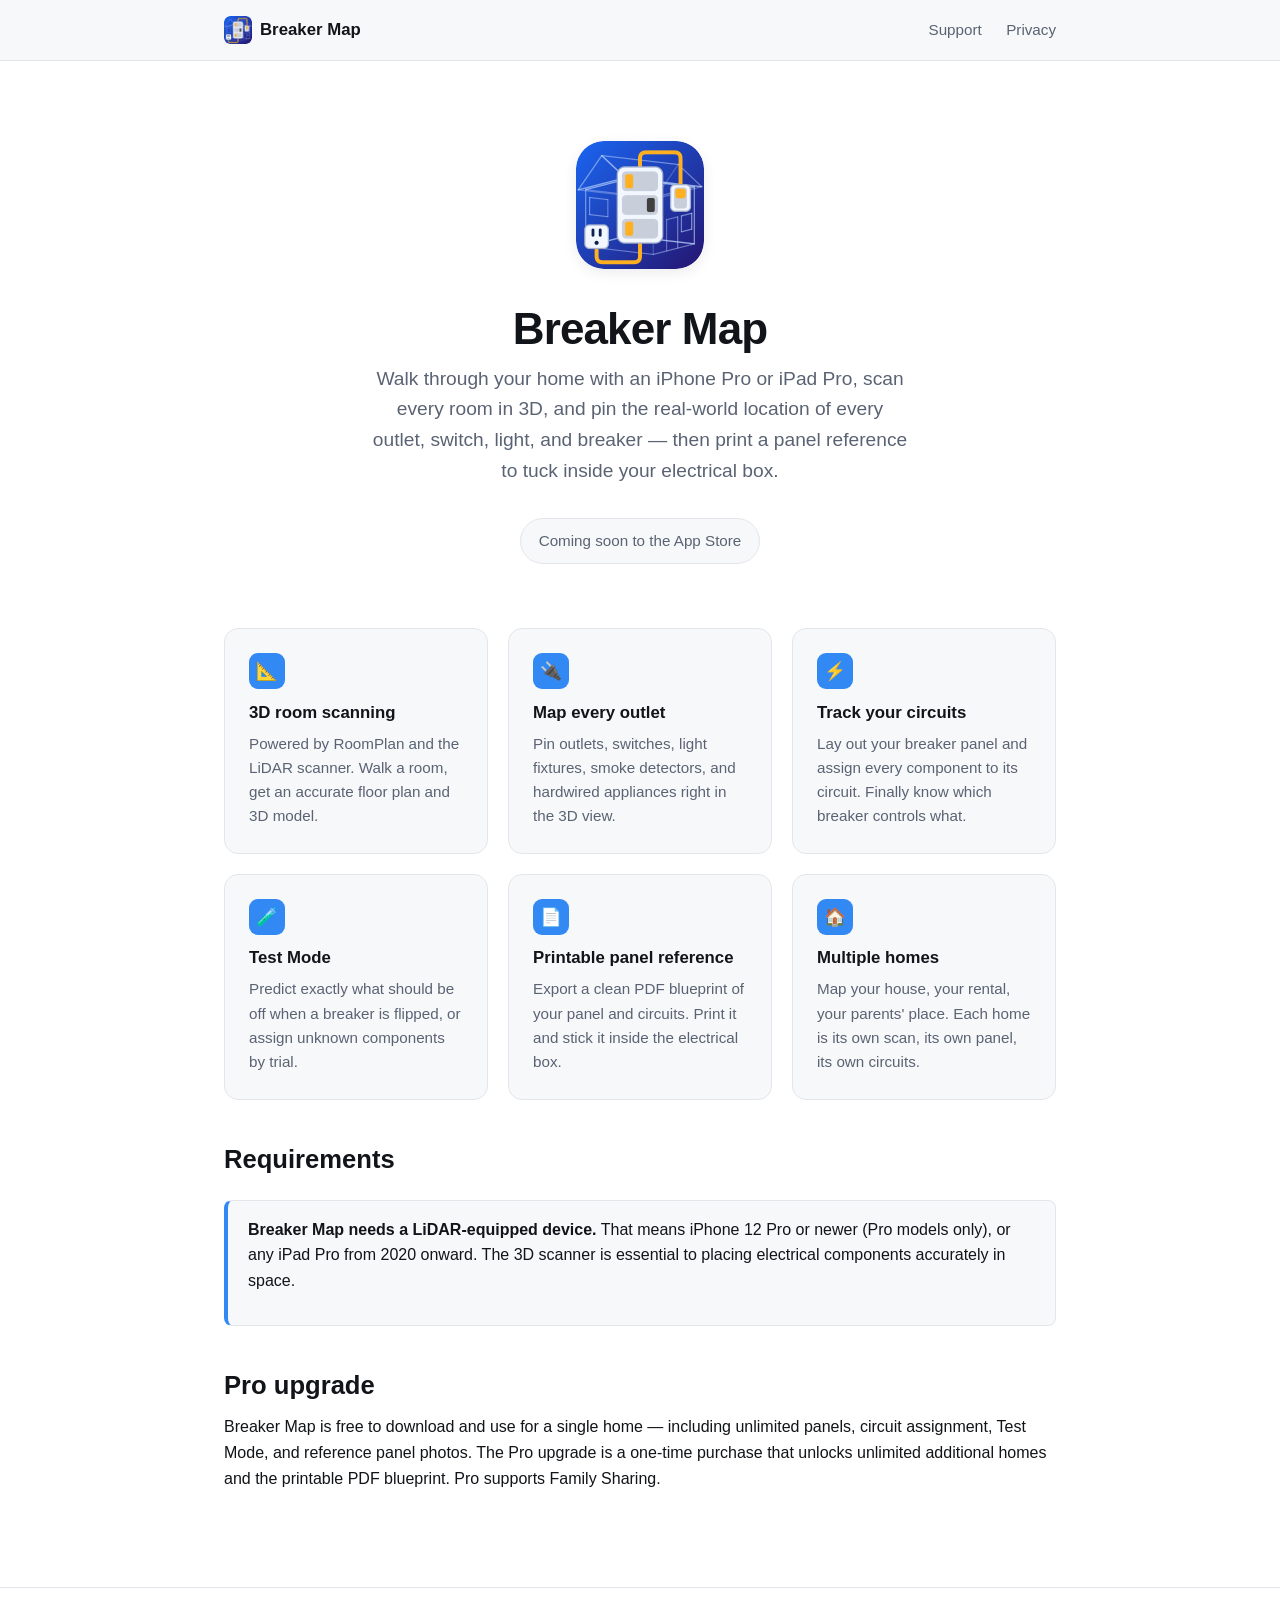
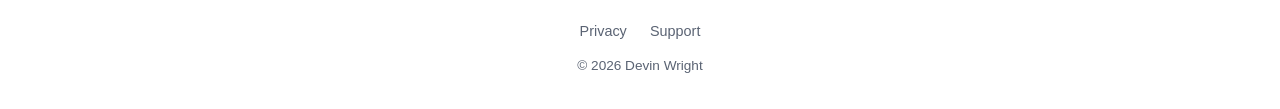
<file: index.html>
<!DOCTYPE html>
<html lang="en">
<head>
    <meta charset="UTF-8">
    <meta name="viewport" content="width=device-width, initial-scale=1.0">
    <meta name="description" content="Breaker Map turns your iPhone or iPad into a 3D electrical map of your home. Scan rooms, pin outlets and switches, and print a panel reference for your breaker box.">
    <meta property="og:title" content="Breaker Map">
    <meta property="og:description" content="3D-scan your home and map every outlet, switch, light, and breaker.">
    <meta property="og:image" content="assets/icon-light.png">
    <title>Breaker Map — Map your home's electrical, in 3D</title>
    <link rel="stylesheet" href="style.css">
    <link rel="icon" type="image/png" href="assets/icon-light.png">
</head>
<body>
    <header>
        <nav>
            <a href="index.html" class="brand">
                <img src="assets/icon-light.png" alt="Breaker Map icon">
                Breaker Map
            </a>
            <div class="links">
                <a href="support.html">Support</a>
                <a href="privacy.html">Privacy</a>
            </div>
        </nav>
    </header>

    <main class="wide">
        <section class="hero">
            <img class="app-icon" src="assets/icon-light.png" alt="Breaker Map app icon">
            <h1>Breaker Map</h1>
            <p class="tagline">Walk through your home with an iPhone Pro or iPad Pro, scan every room in 3D, and pin the real-world location of every outlet, switch, light, and breaker — then print a panel reference to tuck inside your electrical box.</p>
            <div class="badges">
                <span class="cta-note">Coming soon to the App Store</span>
            </div>
        </section>

        <section class="features">
            <div class="feature">
                <span class="icon">📐</span>
                <h3>3D room scanning</h3>
                <p>Powered by RoomPlan and the LiDAR scanner. Walk a room, get an accurate floor plan and 3D model.</p>
            </div>

            <div class="feature">
                <span class="icon">🔌</span>
                <h3>Map every outlet</h3>
                <p>Pin outlets, switches, light fixtures, smoke detectors, and hardwired appliances right in the 3D view.</p>
            </div>

            <div class="feature">
                <span class="icon">⚡</span>
                <h3>Track your circuits</h3>
                <p>Lay out your breaker panel and assign every component to its circuit. Finally know which breaker controls what.</p>
            </div>

            <div class="feature">
                <span class="icon">🧪</span>
                <h3>Test Mode</h3>
                <p>Predict exactly what should be off when a breaker is flipped, or assign unknown components by trial.</p>
            </div>

            <div class="feature">
                <span class="icon">📄</span>
                <h3>Printable panel reference</h3>
                <p>Export a clean PDF blueprint of your panel and circuits. Print it and stick it inside the electrical box.</p>
            </div>

            <div class="feature">
                <span class="icon">🏠</span>
                <h3>Multiple homes</h3>
                <p>Map your house, your rental, your parents' place. Each home is its own scan, its own panel, its own circuits.</p>
            </div>
        </section>

        <section>
            <h2>Requirements</h2>
            <div class="callout">
                <p><strong>Breaker Map needs a LiDAR-equipped device.</strong> That means iPhone 12 Pro or newer (Pro models only), or any iPad Pro from 2020 onward. The 3D scanner is essential to placing electrical components accurately in space.</p>
            </div>
        </section>

        <section>
            <h2>Pro upgrade</h2>
            <p>Breaker Map is free to download and use for a single home — including unlimited panels, circuit assignment, Test Mode, and reference panel photos. The Pro upgrade is a one-time purchase that unlocks unlimited additional homes and the printable PDF blueprint. Pro supports Family Sharing.</p>
        </section>
    </main>

    <footer>
        <div class="footer-inner">
            <div>
                <a href="privacy.html">Privacy</a>
                <a href="support.html">Support</a>
            </div>
            <div class="copyright">&copy; 2026 Devin Wright</div>
        </div>
    </footer>
</body>
</html>
</file>
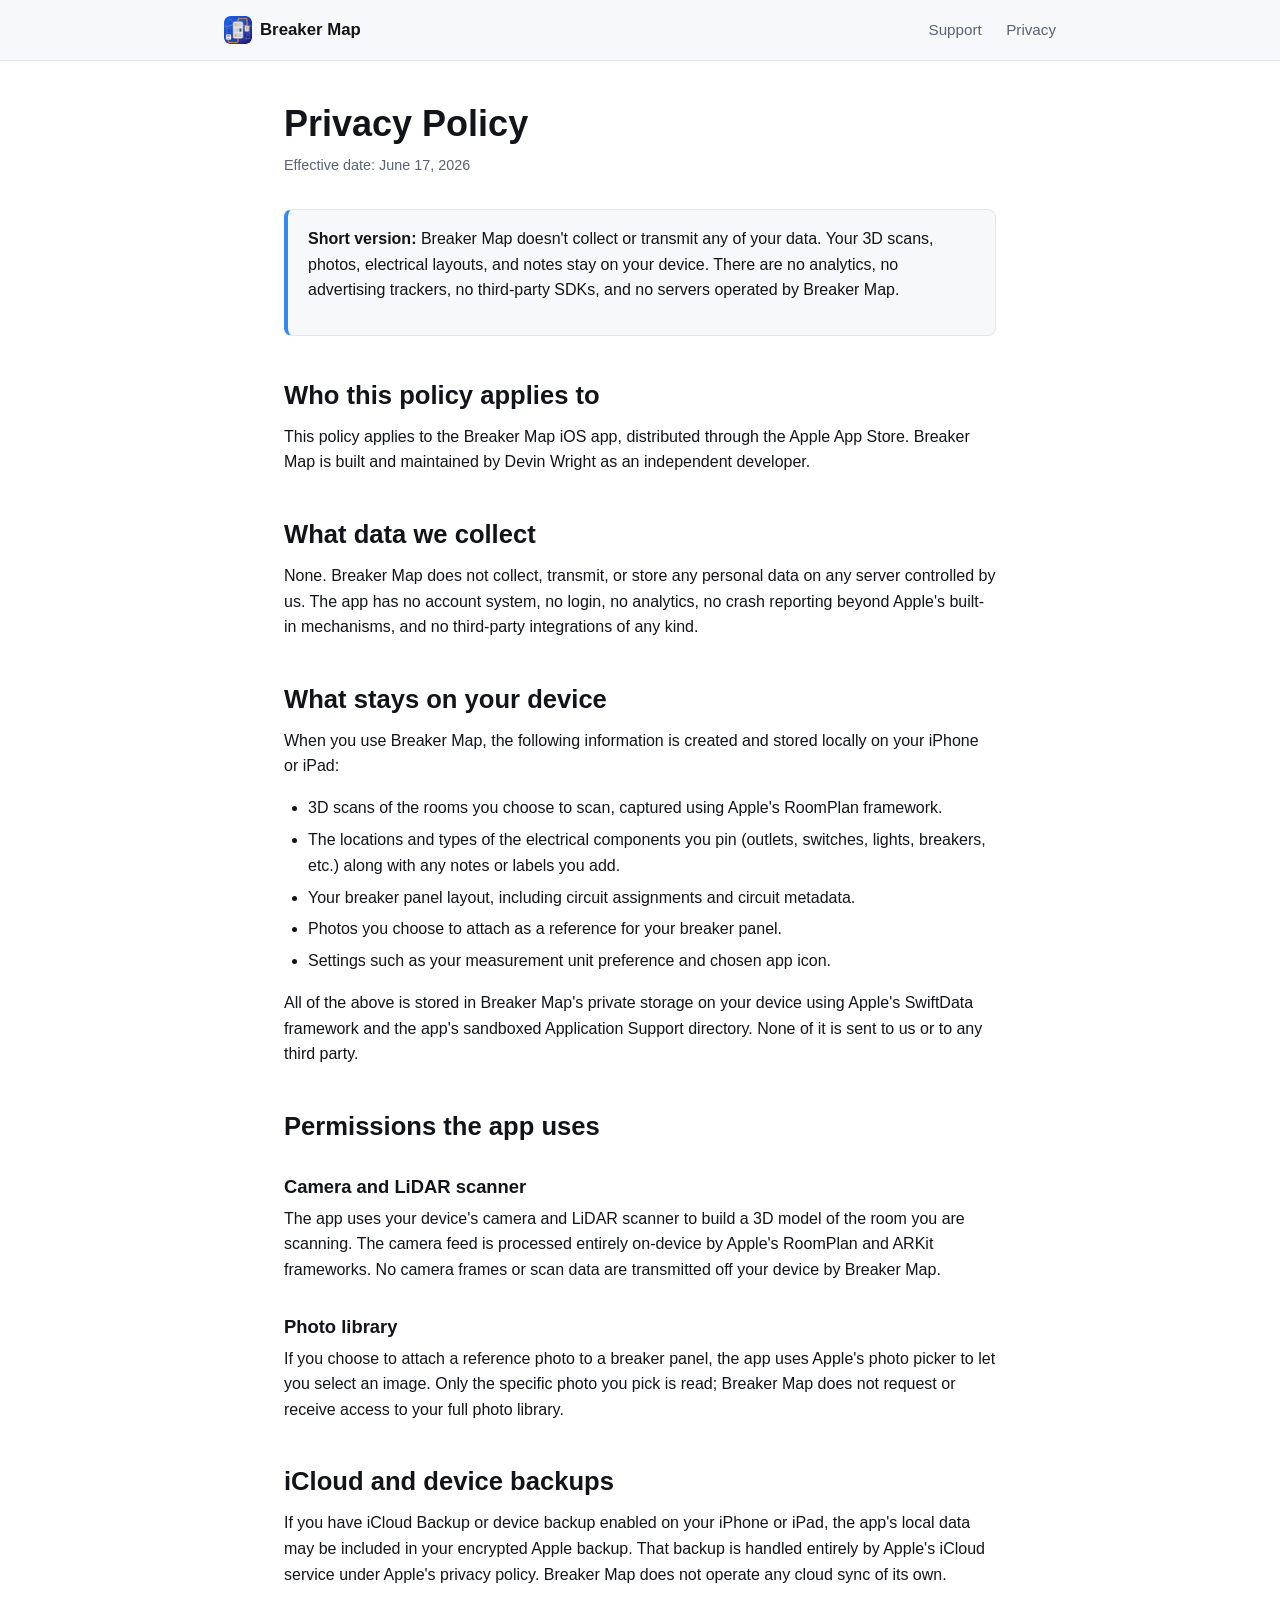
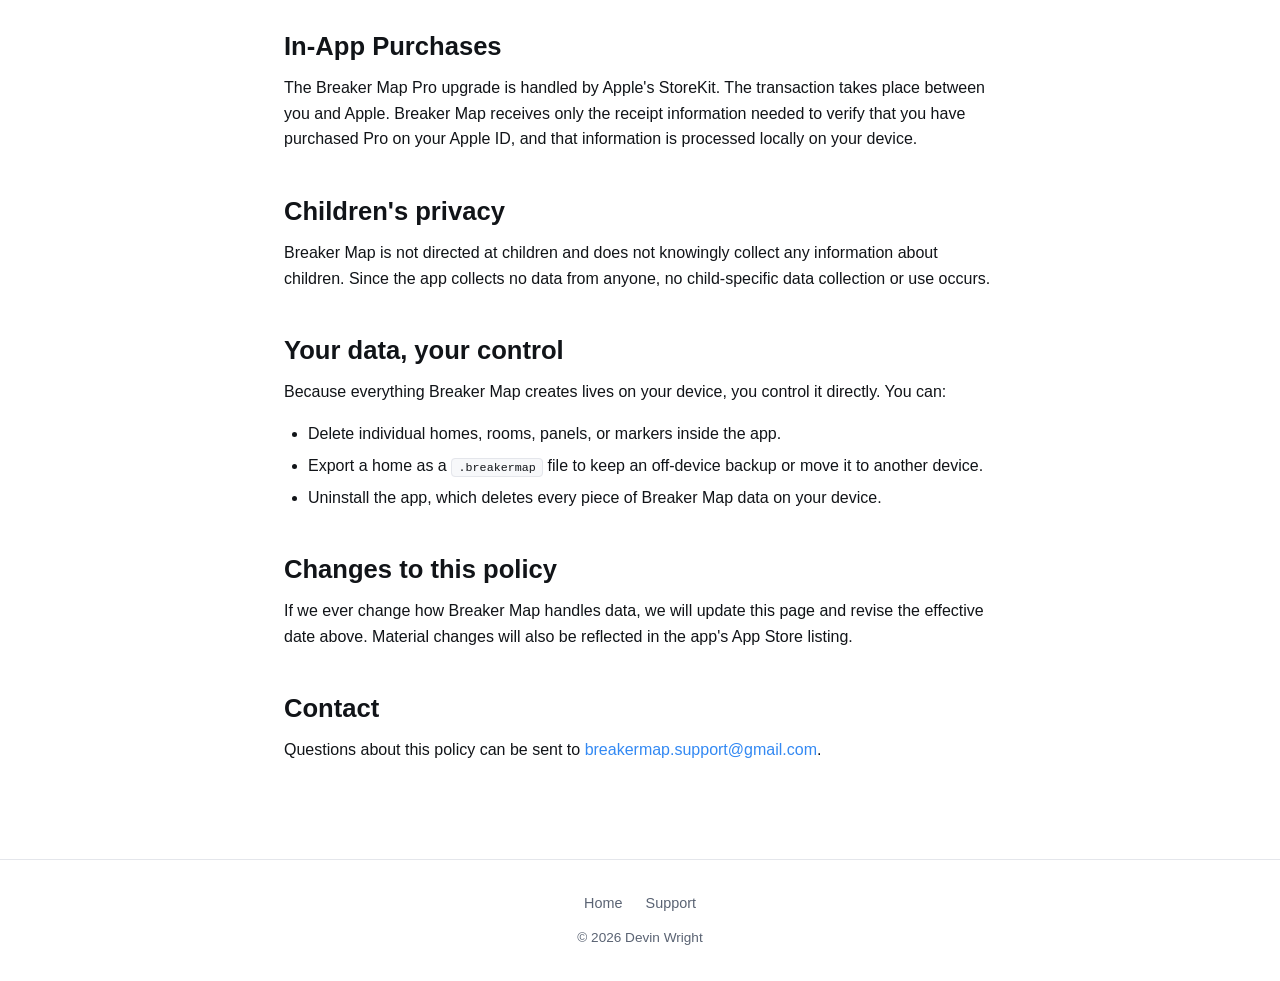
<file: privacy.html>
<!DOCTYPE html>
<html lang="en">
<head>
    <meta charset="UTF-8">
    <meta name="viewport" content="width=device-width, initial-scale=1.0">
    <meta name="description" content="Privacy Policy for the Breaker Map iOS app. We don't collect or transmit your data — everything stays on your device.">
    <title>Privacy Policy — Breaker Map</title>
    <link rel="stylesheet" href="style.css">
    <link rel="icon" type="image/png" href="assets/icon-light.png">
</head>
<body>
    <header>
        <nav>
            <a href="index.html" class="brand">
                <img src="assets/icon-light.png" alt="Breaker Map icon">
                Breaker Map
            </a>
            <div class="links">
                <a href="support.html">Support</a>
                <a href="privacy.html">Privacy</a>
            </div>
        </nav>
    </header>

    <main>
        <h1>Privacy Policy</h1>
        <p class="meta">Effective date: June 17, 2026</p>

        <div class="callout">
            <p><strong>Short version:</strong> Breaker Map doesn't collect or transmit any of your data. Your 3D scans, photos, electrical layouts, and notes stay on your device. There are no analytics, no advertising trackers, no third-party SDKs, and no servers operated by Breaker Map.</p>
        </div>

        <h2>Who this policy applies to</h2>
        <p>This policy applies to the Breaker Map iOS app, distributed through the Apple App Store. Breaker Map is built and maintained by Devin Wright as an independent developer.</p>

        <h2>What data we collect</h2>
        <p>None. Breaker Map does not collect, transmit, or store any personal data on any server controlled by us. The app has no account system, no login, no analytics, no crash reporting beyond Apple's built-in mechanisms, and no third-party integrations of any kind.</p>

        <h2>What stays on your device</h2>
        <p>When you use Breaker Map, the following information is created and stored locally on your iPhone or iPad:</p>
        <ul>
            <li>3D scans of the rooms you choose to scan, captured using Apple's RoomPlan framework.</li>
            <li>The locations and types of the electrical components you pin (outlets, switches, lights, breakers, etc.) along with any notes or labels you add.</li>
            <li>Your breaker panel layout, including circuit assignments and circuit metadata.</li>
            <li>Photos you choose to attach as a reference for your breaker panel.</li>
            <li>Settings such as your measurement unit preference and chosen app icon.</li>
        </ul>
        <p>All of the above is stored in Breaker Map's private storage on your device using Apple's SwiftData framework and the app's sandboxed Application Support directory. None of it is sent to us or to any third party.</p>

        <h2>Permissions the app uses</h2>
        <h3>Camera and LiDAR scanner</h3>
        <p>The app uses your device's camera and LiDAR scanner to build a 3D model of the room you are scanning. The camera feed is processed entirely on-device by Apple's RoomPlan and ARKit frameworks. No camera frames or scan data are transmitted off your device by Breaker Map.</p>

        <h3>Photo library</h3>
        <p>If you choose to attach a reference photo to a breaker panel, the app uses Apple's photo picker to let you select an image. Only the specific photo you pick is read; Breaker Map does not request or receive access to your full photo library.</p>

        <h2>iCloud and device backups</h2>
        <p>If you have iCloud Backup or device backup enabled on your iPhone or iPad, the app's local data may be included in your encrypted Apple backup. That backup is handled entirely by Apple's iCloud service under Apple's privacy policy. Breaker Map does not operate any cloud sync of its own.</p>

        <h2>In-App Purchases</h2>
        <p>The Breaker Map Pro upgrade is handled by Apple's StoreKit. The transaction takes place between you and Apple. Breaker Map receives only the receipt information needed to verify that you have purchased Pro on your Apple ID, and that information is processed locally on your device.</p>

        <h2>Children's privacy</h2>
        <p>Breaker Map is not directed at children and does not knowingly collect any information about children. Since the app collects no data from anyone, no child-specific data collection or use occurs.</p>

        <h2>Your data, your control</h2>
        <p>Because everything Breaker Map creates lives on your device, you control it directly. You can:</p>
        <ul>
            <li>Delete individual homes, rooms, panels, or markers inside the app.</li>
            <li>Export a home as a <code>.breakermap</code> file to keep an off-device backup or move it to another device.</li>
            <li>Uninstall the app, which deletes every piece of Breaker Map data on your device.</li>
        </ul>

        <h2>Changes to this policy</h2>
        <p>If we ever change how Breaker Map handles data, we will update this page and revise the effective date above. Material changes will also be reflected in the app's App Store listing.</p>

        <h2>Contact</h2>
        <p>Questions about this policy can be sent to <a href="mailto:breakermap.support@gmail.com">breakermap.support@gmail.com</a>.</p>
    </main>

    <footer>
        <div class="footer-inner">
            <div>
                <a href="index.html">Home</a>
                <a href="support.html">Support</a>
            </div>
            <div class="copyright">&copy; 2026 Devin Wright</div>
        </div>
    </footer>
</body>
</html>
</file>
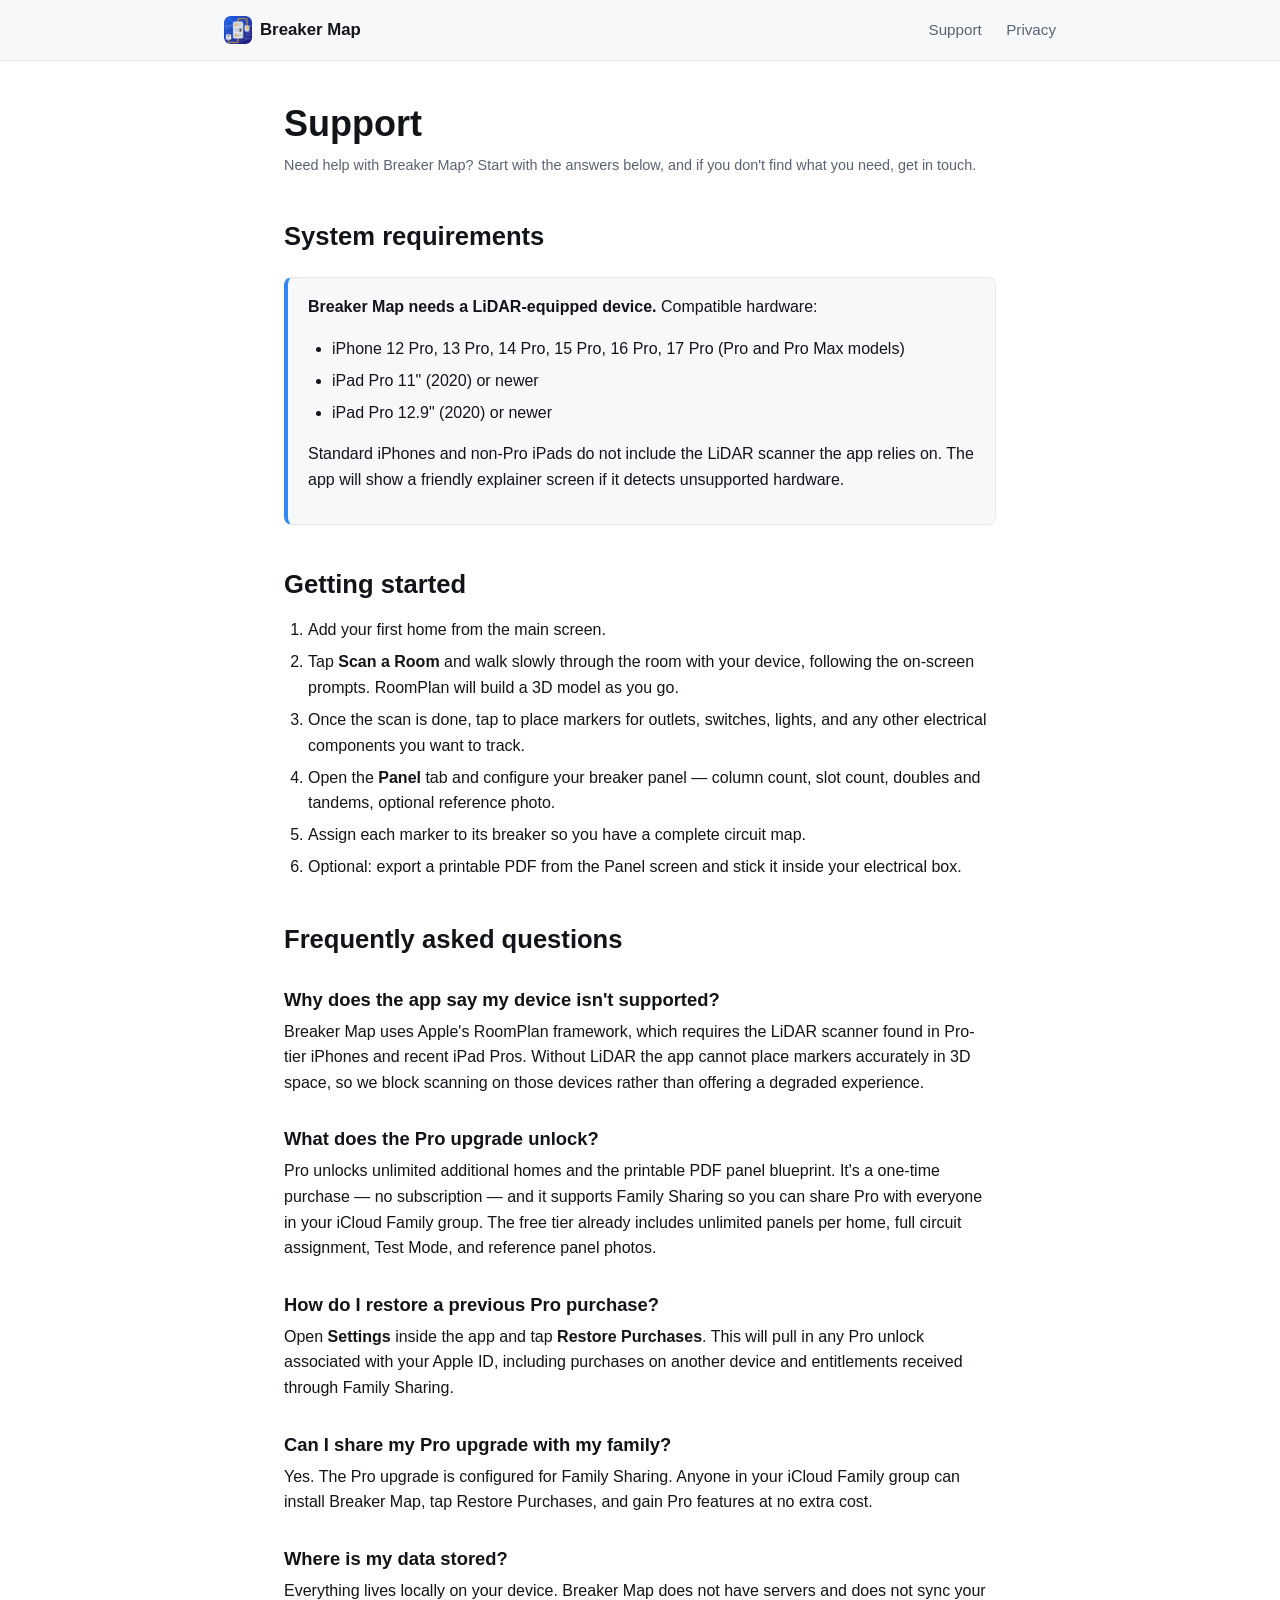
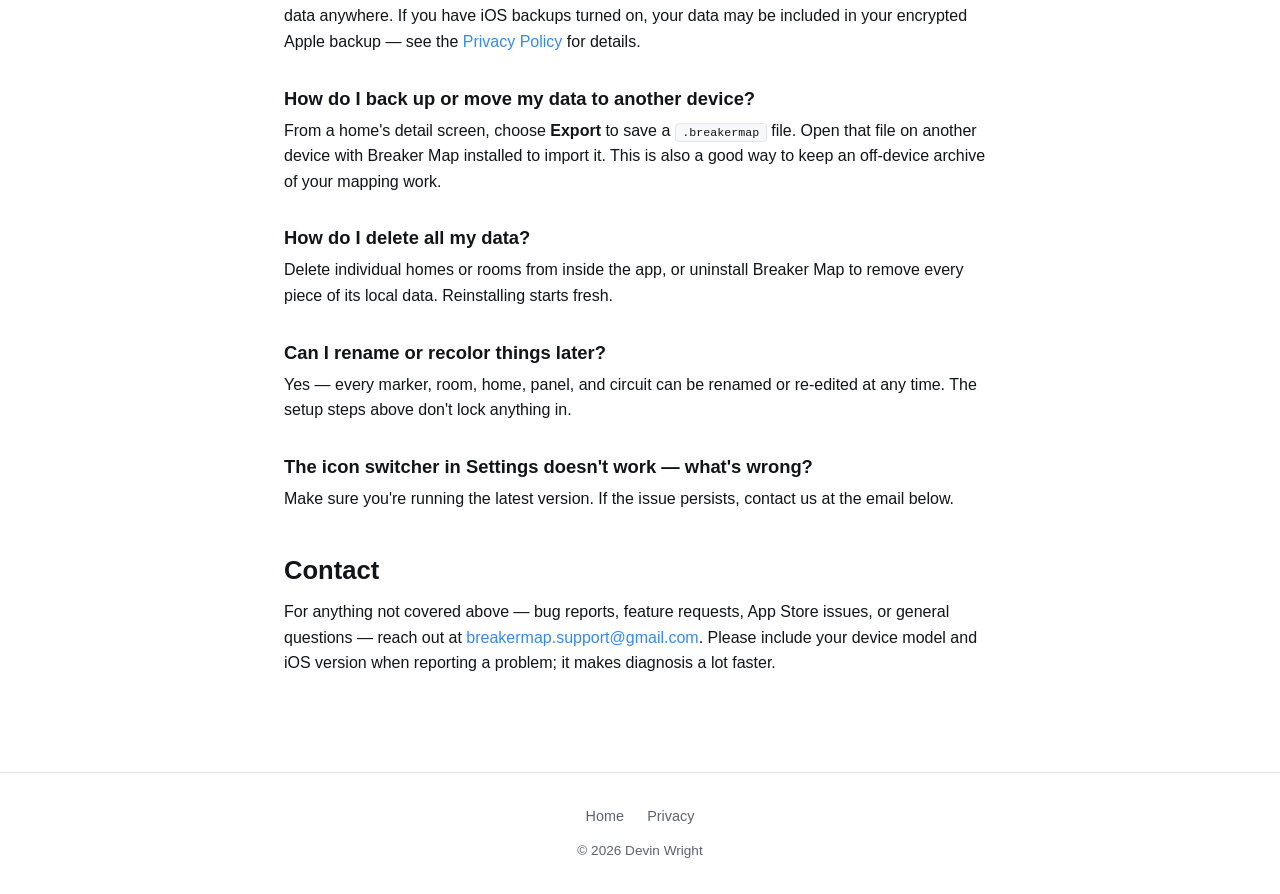
<file: support.html>
<!DOCTYPE html>
<html lang="en">
<head>
    <meta charset="UTF-8">
    <meta name="viewport" content="width=device-width, initial-scale=1.0">
    <meta name="description" content="Support and FAQs for the Breaker Map iOS app. Requirements, getting started, In-App Purchases, restore, and how to contact us.">
    <title>Support — Breaker Map</title>
    <link rel="stylesheet" href="style.css">
    <link rel="icon" type="image/png" href="assets/icon-light.png">
</head>
<body>
    <header>
        <nav>
            <a href="index.html" class="brand">
                <img src="assets/icon-light.png" alt="Breaker Map icon">
                Breaker Map
            </a>
            <div class="links">
                <a href="support.html">Support</a>
                <a href="privacy.html">Privacy</a>
            </div>
        </nav>
    </header>

    <main>
        <h1>Support</h1>
        <p class="meta">Need help with Breaker Map? Start with the answers below, and if you don't find what you need, get in touch.</p>

        <h2>System requirements</h2>
        <div class="callout">
            <p><strong>Breaker Map needs a LiDAR-equipped device.</strong> Compatible hardware:</p>
            <ul>
                <li>iPhone 12 Pro, 13 Pro, 14 Pro, 15 Pro, 16 Pro, 17 Pro (Pro and Pro Max models)</li>
                <li>iPad Pro 11" (2020) or newer</li>
                <li>iPad Pro 12.9" (2020) or newer</li>
            </ul>
            <p>Standard iPhones and non-Pro iPads do not include the LiDAR scanner the app relies on. The app will show a friendly explainer screen if it detects unsupported hardware.</p>
        </div>

        <h2>Getting started</h2>
        <ol>
            <li>Add your first home from the main screen.</li>
            <li>Tap <strong>Scan a Room</strong> and walk slowly through the room with your device, following the on-screen prompts. RoomPlan will build a 3D model as you go.</li>
            <li>Once the scan is done, tap to place markers for outlets, switches, lights, and any other electrical components you want to track.</li>
            <li>Open the <strong>Panel</strong> tab and configure your breaker panel — column count, slot count, doubles and tandems, optional reference photo.</li>
            <li>Assign each marker to its breaker so you have a complete circuit map.</li>
            <li>Optional: export a printable PDF from the Panel screen and stick it inside your electrical box.</li>
        </ol>

        <h2>Frequently asked questions</h2>
        <ul class="faq">
            <li>
                <h3>Why does the app say my device isn't supported?</h3>
                <p>Breaker Map uses Apple's RoomPlan framework, which requires the LiDAR scanner found in Pro-tier iPhones and recent iPad Pros. Without LiDAR the app cannot place markers accurately in 3D space, so we block scanning on those devices rather than offering a degraded experience.</p>
            </li>

            <li>
                <h3>What does the Pro upgrade unlock?</h3>
                <p>Pro unlocks unlimited additional homes and the printable PDF panel blueprint. It's a one-time purchase — no subscription — and it supports Family Sharing so you can share Pro with everyone in your iCloud Family group. The free tier already includes unlimited panels per home, full circuit assignment, Test Mode, and reference panel photos.</p>
            </li>

            <li>
                <h3>How do I restore a previous Pro purchase?</h3>
                <p>Open <strong>Settings</strong> inside the app and tap <strong>Restore Purchases</strong>. This will pull in any Pro unlock associated with your Apple ID, including purchases on another device and entitlements received through Family Sharing.</p>
            </li>

            <li>
                <h3>Can I share my Pro upgrade with my family?</h3>
                <p>Yes. The Pro upgrade is configured for Family Sharing. Anyone in your iCloud Family group can install Breaker Map, tap Restore Purchases, and gain Pro features at no extra cost.</p>
            </li>

            <li>
                <h3>Where is my data stored?</h3>
                <p>Everything lives locally on your device. Breaker Map does not have servers and does not sync your data anywhere. If you have iOS backups turned on, your data may be included in your encrypted Apple backup — see the <a href="privacy.html">Privacy Policy</a> for details.</p>
            </li>

            <li>
                <h3>How do I back up or move my data to another device?</h3>
                <p>From a home's detail screen, choose <strong>Export</strong> to save a <code>.breakermap</code> file. Open that file on another device with Breaker Map installed to import it. This is also a good way to keep an off-device archive of your mapping work.</p>
            </li>

            <li>
                <h3>How do I delete all my data?</h3>
                <p>Delete individual homes or rooms from inside the app, or uninstall Breaker Map to remove every piece of its local data. Reinstalling starts fresh.</p>
            </li>

            <li>
                <h3>Can I rename or recolor things later?</h3>
                <p>Yes — every marker, room, home, panel, and circuit can be renamed or re-edited at any time. The setup steps above don't lock anything in.</p>
            </li>

            <li>
                <h3>The icon switcher in Settings doesn't work — what's wrong?</h3>
                <p>Make sure you're running the latest version. If the issue persists, contact us at the email below.</p>
            </li>
        </ul>

        <h2>Contact</h2>
        <p>For anything not covered above — bug reports, feature requests, App Store issues, or general questions — reach out at <a href="mailto:breakermap.support@gmail.com">breakermap.support@gmail.com</a>. Please include your device model and iOS version when reporting a problem; it makes diagnosis a lot faster.</p>
    </main>

    <footer>
        <div class="footer-inner">
            <div>
                <a href="index.html">Home</a>
                <a href="privacy.html">Privacy</a>
            </div>
            <div class="copyright">&copy; 2026 Devin Wright</div>
        </div>
    </footer>
</body>
</html>
</file>
<file: style.css>
:root {
    --accent: #3389F3;
    --accent-hover: #1E6BD1;
    --bg: #ffffff;
    --surface: #f7f8fa;
    --text: #111418;
    --text-secondary: #5a6373;
    --border: #e4e6eb;
    --shadow: 0 4px 14px rgba(0, 0, 0, 0.08);
}

@media (prefers-color-scheme: dark) {
    :root {
        --bg: #0e1116;
        --surface: #161a21;
        --text: #f1f3f6;
        --text-secondary: #9ba3b1;
        --border: #2a2f37;
        --shadow: 0 4px 14px rgba(0, 0, 0, 0.35);
    }
}

* {
    box-sizing: border-box;
}

html {
    -webkit-text-size-adjust: 100%;
}

body {
    font-family: -apple-system, BlinkMacSystemFont, "Segoe UI", Roboto, Helvetica, Arial, sans-serif;
    background: var(--bg);
    color: var(--text);
    line-height: 1.6;
    margin: 0;
    -webkit-font-smoothing: antialiased;
}

a {
    color: var(--accent);
    text-decoration: none;
}

a:hover {
    color: var(--accent-hover);
    text-decoration: underline;
}

img {
    max-width: 100%;
    height: auto;
}

/* Header / nav */
header {
    background: var(--surface);
    border-bottom: 1px solid var(--border);
}

header nav {
    max-width: 880px;
    margin: 0 auto;
    padding: 1rem 1.5rem;
    display: flex;
    align-items: center;
    justify-content: space-between;
    flex-wrap: wrap;
    gap: 0.5rem;
}

header nav .brand {
    font-weight: 700;
    color: var(--text);
    font-size: 1.05rem;
    display: flex;
    align-items: center;
    gap: 0.5rem;
}

header nav .brand:hover {
    text-decoration: none;
    color: var(--accent);
}

header nav .brand img {
    width: 28px;
    height: 28px;
    border-radius: 6px;
}

header nav .links a {
    color: var(--text-secondary);
    margin-left: 1.25rem;
    font-size: 0.95rem;
}

header nav .links a:hover {
    color: var(--accent);
    text-decoration: none;
}

/* Main container */
main {
    max-width: 760px;
    margin: 0 auto;
    padding: 2.5rem 1.5rem 1rem;
}

main.wide {
    max-width: 880px;
}

/* Typography */
h1, h2, h3 {
    line-height: 1.25;
    color: var(--text);
}

h1 {
    font-size: 2.25rem;
    margin: 0 0 0.5rem;
}

h2 {
    font-size: 1.6rem;
    margin-top: 2.75rem;
    margin-bottom: 0.75rem;
}

h3 {
    font-size: 1.15rem;
    margin-top: 2rem;
    margin-bottom: 0.5rem;
}

p {
    margin: 0 0 1rem;
}

ul, ol {
    padding-left: 1.5rem;
}

li {
    margin: 0.4rem 0;
}

code {
    background: var(--surface);
    padding: 0.1rem 0.4rem;
    border-radius: 4px;
    font-size: 0.9em;
    border: 1px solid var(--border);
}

/* Hero */
.hero {
    text-align: center;
    padding: 2.5rem 1.5rem 1rem;
}

.hero .app-icon {
    width: 128px;
    height: 128px;
    border-radius: 28px;
    box-shadow: var(--shadow);
}

.hero h1 {
    margin: 1.5rem 0 0.5rem;
    font-size: 2.75rem;
    letter-spacing: -0.02em;
}

.hero .tagline {
    font-size: 1.2rem;
    color: var(--text-secondary);
    margin: 0 auto;
    max-width: 540px;
}

.hero .badges {
    margin-top: 2rem;
}

.hero .cta-note {
    display: inline-block;
    background: var(--surface);
    border: 1px solid var(--border);
    padding: 0.6rem 1.1rem;
    border-radius: 999px;
    color: var(--text-secondary);
    font-size: 0.95rem;
}

/* Features grid */
.features {
    display: grid;
    grid-template-columns: repeat(auto-fit, minmax(240px, 1fr));
    gap: 1.25rem;
    margin: 3rem 0 2rem;
}

.feature {
    background: var(--surface);
    border: 1px solid var(--border);
    border-radius: 14px;
    padding: 1.5rem;
}

.feature h3 {
    margin: 0 0 0.5rem;
    font-size: 1.05rem;
}

.feature p {
    margin: 0;
    color: var(--text-secondary);
    font-size: 0.95rem;
}

.feature .icon {
    display: inline-flex;
    align-items: center;
    justify-content: center;
    width: 36px;
    height: 36px;
    border-radius: 9px;
    background: var(--accent);
    color: white;
    font-size: 1.1rem;
    margin-bottom: 0.85rem;
}

/* Requirements callout */
.callout {
    background: var(--surface);
    border: 1px solid var(--border);
    border-left: 4px solid var(--accent);
    border-radius: 8px;
    padding: 1rem 1.25rem;
    margin: 1.5rem 0;
}

.callout strong {
    color: var(--text);
}

/* FAQ list */
.faq {
    padding-left: 0;
    list-style: none;
}

.faq > li {
    margin: 2rem 0;
}

.faq h3 {
    margin: 0 0 0.5rem;
}

/* Metadata */
.meta {
    font-size: 0.9rem;
    color: var(--text-secondary);
    margin-bottom: 2rem;
}

/* Footer */
footer {
    border-top: 1px solid var(--border);
    padding: 2rem 1.5rem;
    margin-top: 4rem;
    text-align: center;
    color: var(--text-secondary);
    font-size: 0.9rem;
}

footer .footer-inner {
    max-width: 880px;
    margin: 0 auto;
}

footer a {
    color: var(--text-secondary);
    margin: 0 0.6rem;
}

footer .copyright {
    margin-top: 0.75rem;
    font-size: 0.85rem;
}

/* Responsive */
@media (max-width: 540px) {
    .hero h1 {
        font-size: 2.1rem;
    }

    h1 {
        font-size: 1.85rem;
    }

    main {
        padding: 1.75rem 1.25rem 1rem;
    }

    header nav .links a {
        margin-left: 1rem;
        font-size: 0.9rem;
    }
}
</file>
